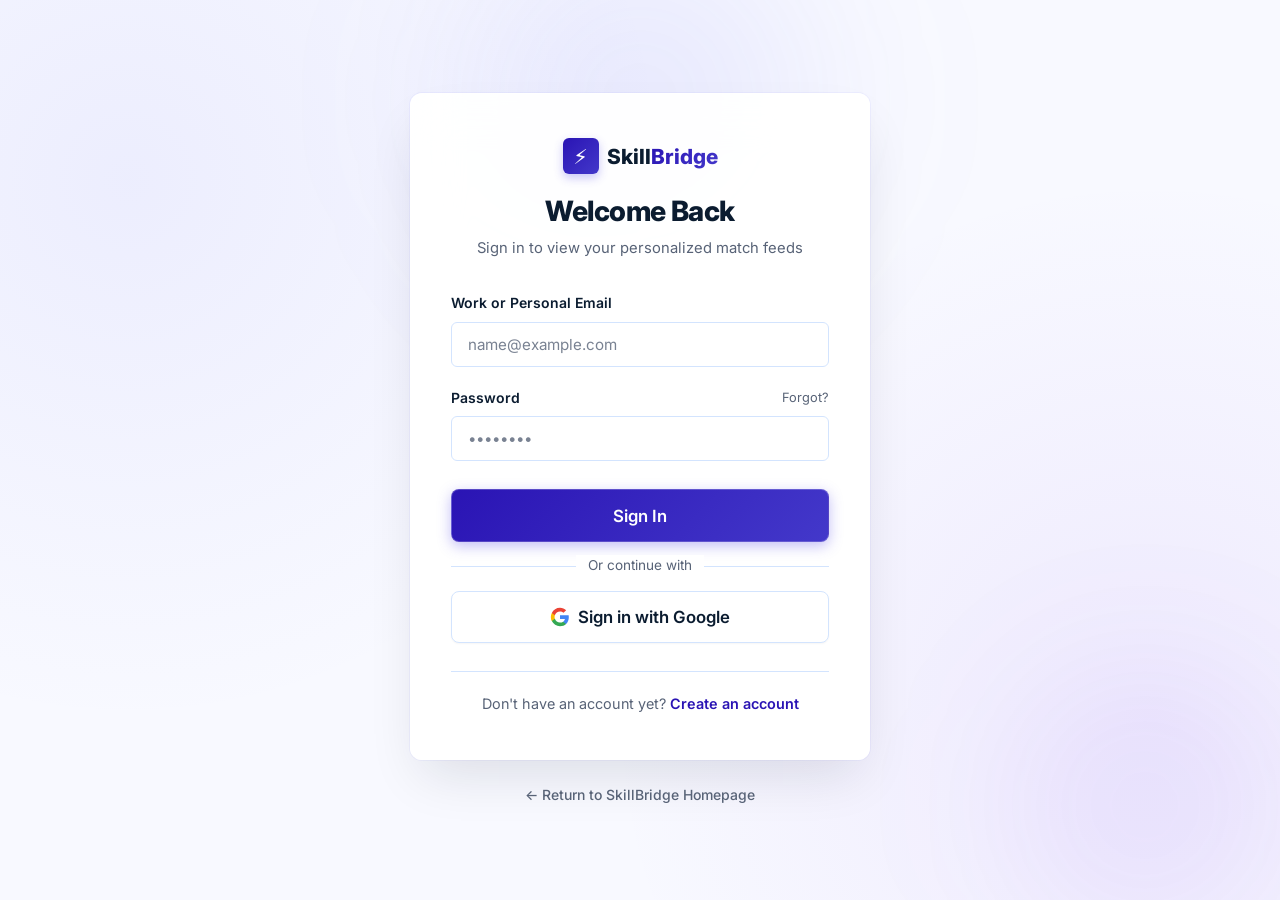
<file: frontend/auth-callback.html>
<!DOCTYPE html>
<html lang="en">
<head>
    <meta charset="UTF-8">
    <meta name="viewport" content="width=device-width, initial-scale=1.0">
    <title>Authenticating — SkillBridge</title>
    <link rel="icon" type="image/jpeg" href="favicon.jpg">
    <link rel="stylesheet" href="assets/css/main.css">
    <style>
        body { display: flex; justify-content: center; align-items: center; height: 100vh; background: var(--bg-surface); }
        .spinner { border: 4px solid rgba(0,0,0,0.1); width: 40px; height: 40px; border-radius: 50%; border-left-color: var(--primary-600); animation: spin 1s linear infinite; margin: 0 auto 1rem; }
        @keyframes spin { 0% { transform: rotate(0deg); } 100% { transform: rotate(360deg); } }
    </style>
</head>
<body>
    <div style="text-align: center;">
        <div class="spinner"></div>
        <h2 style="color: var(--text-primary); font-size: 1.25rem;">Verifying Google Login...</h2>
        <p style="color: var(--text-muted); font-size: 0.9rem;">Please wait while we log you in safely.</p>
    </div>

    <script src="assets/js/api.js"></script>
    <script src="assets/js/auth.js"></script>
    <script>
        document.addEventListener('DOMContentLoaded', async () => {
            // Supabase returns tokens in the hash fragment: #access_token=xyz&refresh_token=abc
            // But it might return errors in the query string: ?error=... or hash #error=...
            const urlParams = new URLSearchParams(window.location.search);
            const errorDesc = urlParams.get('error_description') || new URLSearchParams(window.location.hash.substring(1)).get('error_description');
            
            if (errorDesc) {
                window.Toast.error("Login Error: " + errorDesc, "OAuth Failed");
                setTimeout(() => window.location.href = 'login.html', 3000);
                return;
            }

            const hash = window.location.hash.substring(1);
            if (!hash) {
                window.location.href = 'login.html';
                return;
            }

            const params = new URLSearchParams(hash);
            const accessToken = params.get('access_token');
            const refreshToken = params.get('refresh_token');

            if (accessToken) {
                localStorage.setItem('access_token', accessToken);
                // We need to fetch the profile to know where to redirect
                try {
                    await window.Auth.fetchAndStoreProfile();
                    localStorage.removeItem('pending_oauth_role'); // Clean up
                } catch (e) {
                    // If profile doesn't exist yet, we initialize it
                    try {
                        const requestedRole = localStorage.getItem('pending_oauth_role') || 'seeker';
                        await window.ApiClient.post('/users/me/init-profile', { role: requestedRole });
                        localStorage.removeItem('pending_oauth_role'); // Clean up
                        await window.Auth.fetchAndStoreProfile();
                    } catch (err) {
                        window.Toast.error("Failed to initialize profile. " + err.message);
                        setTimeout(() => window.location.href = 'index.html', 2500);
                    }
                }
            } else {
                window.Toast.error("Authentication failed. No token received.");
                setTimeout(() => window.location.href = 'login.html', 2000);
            }
        });
    </script>
</body>
</html>
</file>
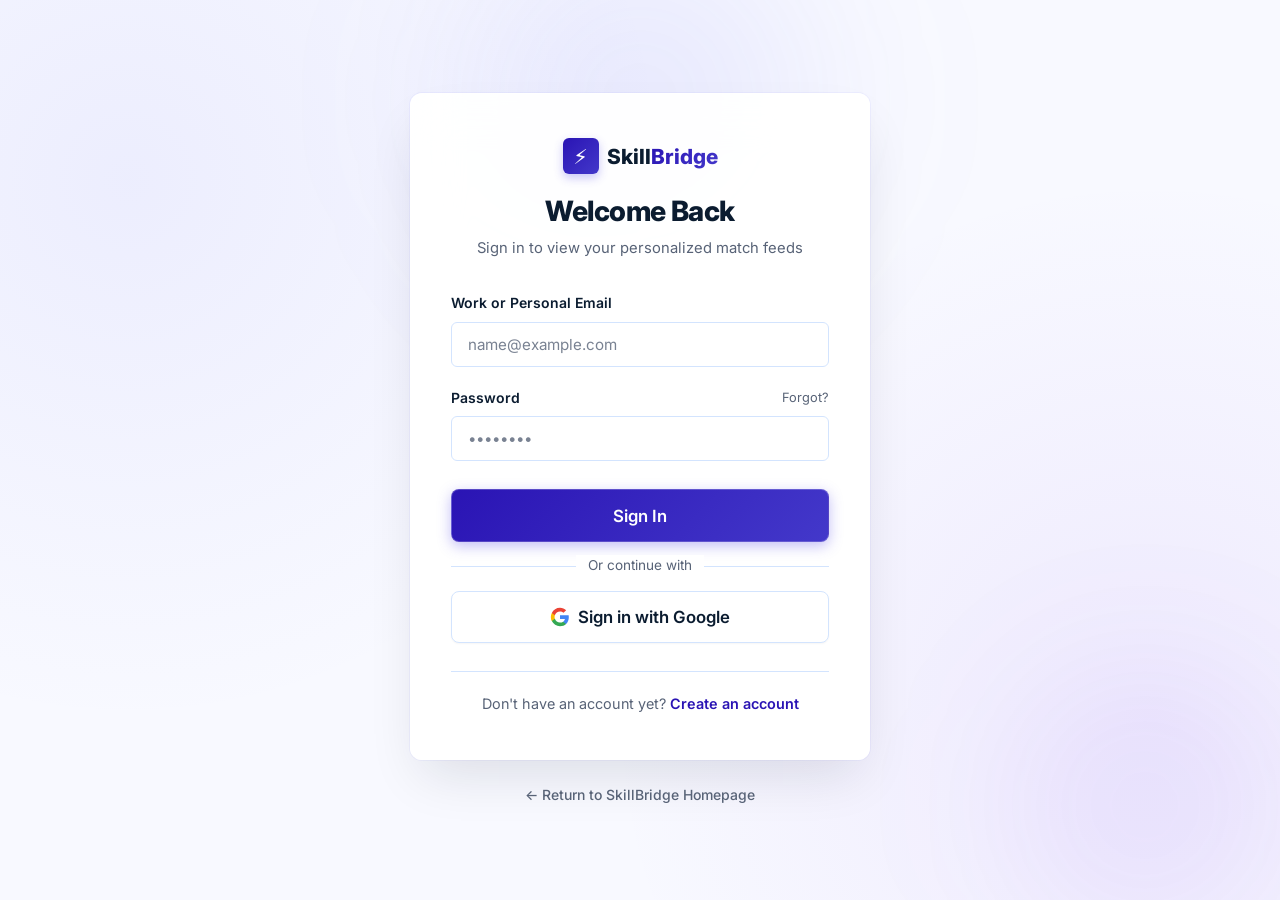
<file: frontend/job-detail.html>
<!DOCTYPE html>
<html lang="en">
<head>
    <meta charset="UTF-8">
    <meta name="viewport" content="width=device-width, initial-scale=1.0">
    <title>Role Compatibility Breakdown — SkillBridge</title>
    <link rel="icon" type="image/jpeg" href="favicon.jpg">
    <link rel="stylesheet" href="assets/css/main.css">
    <link rel="stylesheet" href="assets/css/components.css">
    <link rel="stylesheet" href="assets/css/dashboard.css">
</head>
<body>
    <header class="site-header">
        <div class="container">
            <a href="index.html" class="brand-logo" style="display: flex; align-items: center; gap: 0.75rem;">
                <img src="assets/images/logo.jpg" alt="SkillBridge Logo" style="width: 36px; height: 36px; border-radius: 8px; object-fit: cover;">
                <span>Skill<span class="brand-gradient-text">Bridge</span></span>
            </a>
            <nav class="main-nav">
                <a href="candidate-dashboard.html">← Back to Candidate Workspace</a>
            </nav>
        </div>
    </header>

    <div class="container" style="max-width: 860px; padding: 3rem 1.5rem;">
        <!-- Job Meta Card -->
        <div class="card" style="margin-bottom: 2rem;">
            <div style="display: flex; justify-content: space-between; align-items: flex-start; flex-wrap: wrap; gap: 1rem; margin-bottom: 1.25rem;">
                <div>
                    <span class="badge badge-purple" style="margin-bottom: 0.5rem;">Role Overview</span>
                    <h1 id="jobTitle" style="font-size: 2rem; color: var(--text-primary); margin-bottom: 0.35rem;">Loading Role...</h1>
                    <div class="job-meta-row" id="jobMeta">
                        <span class="meta-pill">Acme Labs</span>
                        <span class="meta-pill">Remote</span>
                        <span class="meta-pill">Full-Time</span>
                    </div>
                </div>
                <button id="applyBtn" class="btn-primary btn-lg" onclick="applyToJob()">
                    <span>Apply to Position</span> →
                </button>
            </div>
            
            <div style="margin-top: 1.5rem; padding-top: 1.5rem; border-top: 1px solid var(--border-subtle);">
                <h3 style="font-size: 1.15rem; margin-bottom: 0.5rem; color: var(--text-primary);">Role Description & Scope</h3>
                <p id="jobDescription" style="white-space: pre-line; color: var(--text-secondary); line-height: 1.7; font-size: 0.95rem;"></p>
            </div>
        </div>

        <!-- Real-time Gap Analysis Card -->
        <div class="card" id="gapAnalysisContainer">
            <div style="display: flex; justify-content: space-between; align-items: center; margin-bottom: 1.5rem; padding-bottom: 1rem; border-bottom: 1px solid var(--border-subtle);">
                <div>
                    <h2 style="font-size: 1.35rem; color: var(--text-primary);">Personalized Match Analysis</h2>
                    <p style="font-size: 0.875rem; color: var(--text-muted);">Real-time comparison between your profile and required technical competencies</p>
                </div>
                <span class="badge badge-blue">Dual-Tier Algorithm</span>
            </div>

            <div id="matchingRenderArea">
                <div class="empty-state">
                    <div class="empty-state-icon">⏳</div>
                    <h4>Computing Match Score...</h4>
                    <p>Evaluating mandatory (75%) and preferred (25%) competency weights.</p>
                </div>
            </div>
        </div>
    </div>

    <script src="assets/js/api.js"></script>
    <script src="assets/js/auth.js"></script>
    <script src="assets/js/matching.js"></script>
    <script>
        window.Auth.protectRoute(['seeker']);
        
        const urlParams = new URLSearchParams(window.location.search);
        const jobId = urlParams.get('id');

        document.addEventListener('DOMContentLoaded', async () => {
            if (!jobId) {
                document.body.innerHTML = `
                    <div class="container" style="padding: 4rem 1.5rem; text-align: center;">
                        <h2>Invalid Position Link</h2>
                        <p style="margin: 1rem 0 1.5rem; color: var(--text-muted);">No job ID was provided in the URL parameter.</p>
                        <a href="candidate-dashboard.html" class="btn-primary">Return to Dashboard</a>
                    </div>
                `;
                return;
            }

            try {
                const jobDetail = await window.ApiClient.get(`/jobs/${jobId}`);
                document.getElementById('jobTitle').textContent = jobDetail.title;
                document.getElementById('jobMeta').innerHTML = `
                    <span class="meta-pill">🏢 ${jobDetail.company_name}</span>
                    <span class="meta-pill">📍 ${jobDetail.location}</span>
                    <span class="meta-pill">⏱️ ${jobDetail.employment_type}</span>
                `;
                document.getElementById('jobDescription').textContent = jobDetail.description;

                // Render with matching UI visualizer
                const container = document.getElementById('matchingRenderArea');
                window.MatchingUI.renderGapAnalysis(jobDetail.gap_analysis, container);
                
            } catch (error) {
                window.Toast.error("Failed to load position details.", "Error");
            }
        });

        async function applyToJob() {
            const btn = document.getElementById('applyBtn');
            const originalText = btn.innerHTML;
            btn.innerHTML = 'Submitting...';
            btn.disabled = true;

            try {
                await window.ApiClient.post(`/jobs/${jobId}/apply`, {});
                window.Toast.success('Applied successfully with verified match score lock!', 'Success');
                setTimeout(() => {
                    window.location.href = 'candidate-dashboard.html';
                }, 1200);
            } catch (error) {
                window.Toast.error(error.message || 'Failed to submit application.', 'Error');
                btn.innerHTML = originalText;
                btn.disabled = false;
            }
        }
    </script>
</body>
</html>
</file>
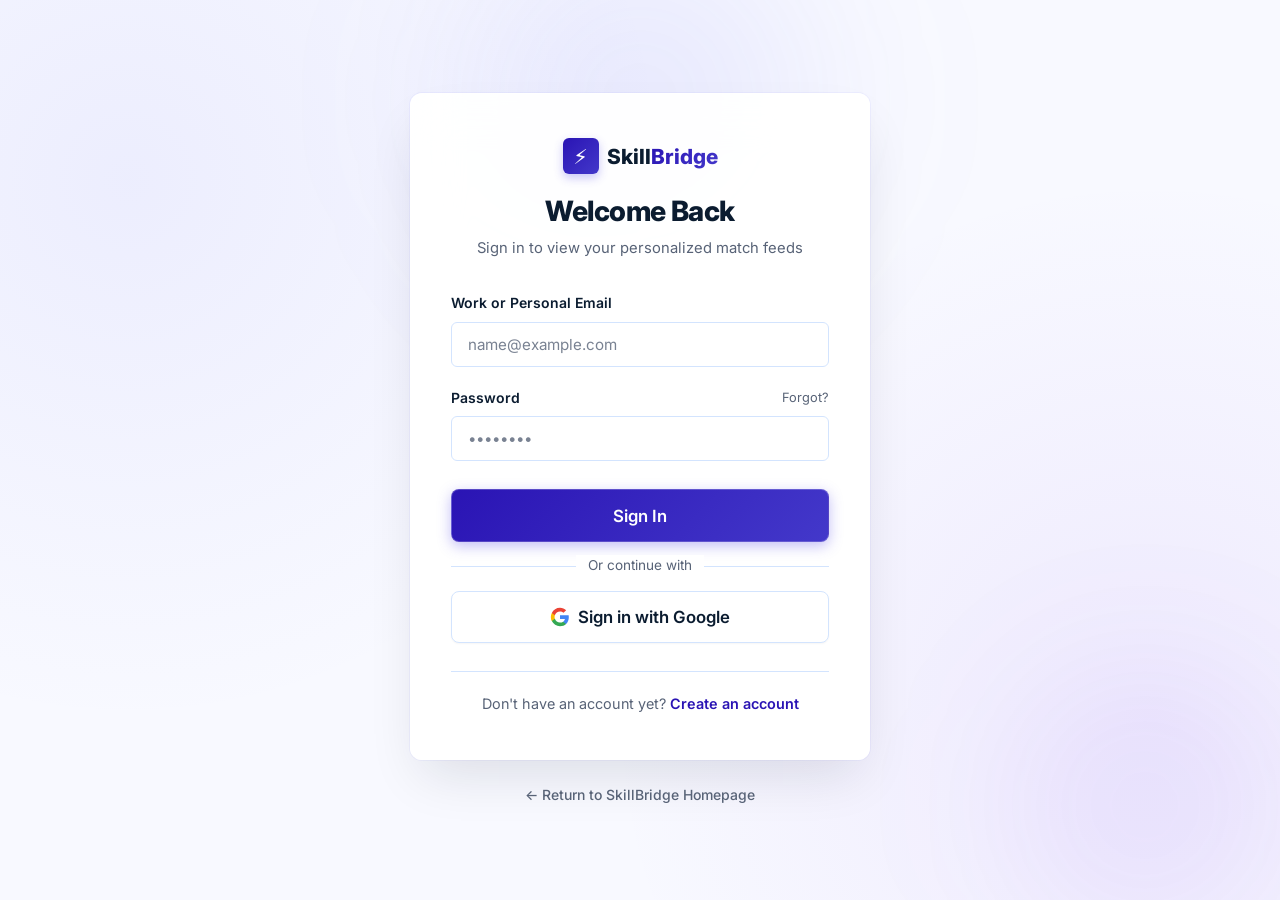
<file: frontend/login.html>
<!DOCTYPE html>
<html lang="en">
<head>
    <meta charset="UTF-8">
    <meta name="viewport" content="width=device-width, initial-scale=1.0">
    <title>Sign In — SkillBridge</title>
    <link rel="icon" type="image/jpeg" href="favicon.jpg">
    <link rel="stylesheet" href="assets/css/main.css">
    <link rel="stylesheet" href="assets/css/components.css">
    <link rel="stylesheet" href="assets/css/auth.css">
</head>
<body>
    <div class="auth-wrapper">
        <div class="auth-card">
            <div class="auth-header">
                <a href="index.html" class="auth-brand">
                    <div class="brand-icon">⚡</div>
                    <span>Skill<span class="brand-gradient-text">Bridge</span></span>
                </a>
                <h2>Welcome Back</h2>
                <p>Sign in to view your personalized match feeds</p>
            </div>
            
            <form id="loginForm">
                <div class="form-group">
                    <label for="email">Work or Personal Email</label>
                    <input type="email" id="email" placeholder="name@example.com" required autocomplete="email">
                </div>
                
                <div class="form-group">
                    <div style="display: flex; justify-content: space-between; align-items: center; margin-bottom: 0.45rem;">
                        <label for="password" style="margin-bottom: 0;">Password</label>
                        <a href="#" style="font-size: 0.8rem; color: var(--text-muted);" onclick="alert('Password reset link has been dispatched in sandbox mode.'); return false;">Forgot?</a>
                    </div>
                    <input type="password" id="password" placeholder="••••••••" required autocomplete="current-password">
                </div>
                
                <button type="submit" class="btn-primary w-full btn-lg" style="margin-top: 0.5rem;" id="submitBtn">
                    <span>Sign In</span>
                </button>
                
                <div style="text-align: center; margin: 1.5rem 0; position: relative;">
                    <hr style="border: 0; border-top: 1px solid var(--border-subtle);">
                    <span style="position: absolute; top: -0.65rem; left: 50%; transform: translateX(-50%); background: var(--bg-surface); padding: 0 0.75rem; font-size: 0.85rem; color: var(--text-muted);">Or continue with</span>
                </div>
                
                <button type="button" class="btn-secondary w-full btn-lg" onclick="window.Auth.loginWithGoogle()" style="display: flex; align-items: center; justify-content: center; gap: 0.5rem;">
                    <svg width="20" height="20" viewBox="0 0 24 24" fill="none" xmlns="http://www.w3.org/2000/svg">
                        <path d="M22.56 12.25c0-.78-.07-1.53-.2-2.25H12v4.26h5.92c-.26 1.37-1.04 2.53-2.21 3.31v2.77h3.57c2.08-1.92 3.28-4.74 3.28-8.09z" fill="#4285F4"/>
                        <path d="M12 23c2.97 0 5.46-.98 7.28-2.66l-3.57-2.77c-.98.66-2.23 1.06-3.71 1.06-2.86 0-5.29-1.93-6.16-4.53H2.18v2.84C3.99 20.53 7.7 23 12 23z" fill="#34A853"/>
                        <path d="M5.84 14.09c-.22-.66-.35-1.36-.35-2.09s.13-1.43.35-2.09V7.07H2.18C1.43 8.55 1 10.22 1 12s.43 3.45 1.18 4.93l2.85-2.22.81-.62z" fill="#FBBC05"/>
                        <path d="M12 5.38c1.62 0 3.06.56 4.21 1.64l3.15-3.15C17.45 2.09 14.97 1 12 1 7.7 1 3.99 3.47 2.18 7.07l3.66 2.84c.87-2.6 3.3-4.53 6.16-4.53z" fill="#EA4335"/>
                    </svg>
                    <span>Sign in with Google</span>
                </button>
            </form>


            <p class="auth-footer">
                Don't have an account yet? <a href="register.html">Create an account</a>
            </p>
        </div>

        <a href="index.html" class="back-home-link">
            ← Return to SkillBridge Homepage
        </a>
    </div>

    <script src="assets/js/api.js"></script>
    <script src="assets/js/auth.js"></script>
    <script>
        document.getElementById('loginForm').addEventListener('submit', async (e) => {
            e.preventDefault();
            const email = document.getElementById('email').value.trim();
            const password = document.getElementById('password').value;
            
            const btn = document.getElementById('submitBtn');
            const originalText = btn.innerHTML;
            btn.innerHTML = '<span>Authenticating...</span>';
            btn.disabled = true;
            
            try {
                await window.Auth.login(email, password);
                window.Toast.success('Login verified! Redirecting...', 'Welcome');
            } catch (err) {
                window.Toast.error(err.message || 'Invalid email or password.', 'Sign In Failed');
                btn.innerHTML = originalText;
                btn.disabled = false;
            }
        });
    </script>
</body>
</html>
</file>
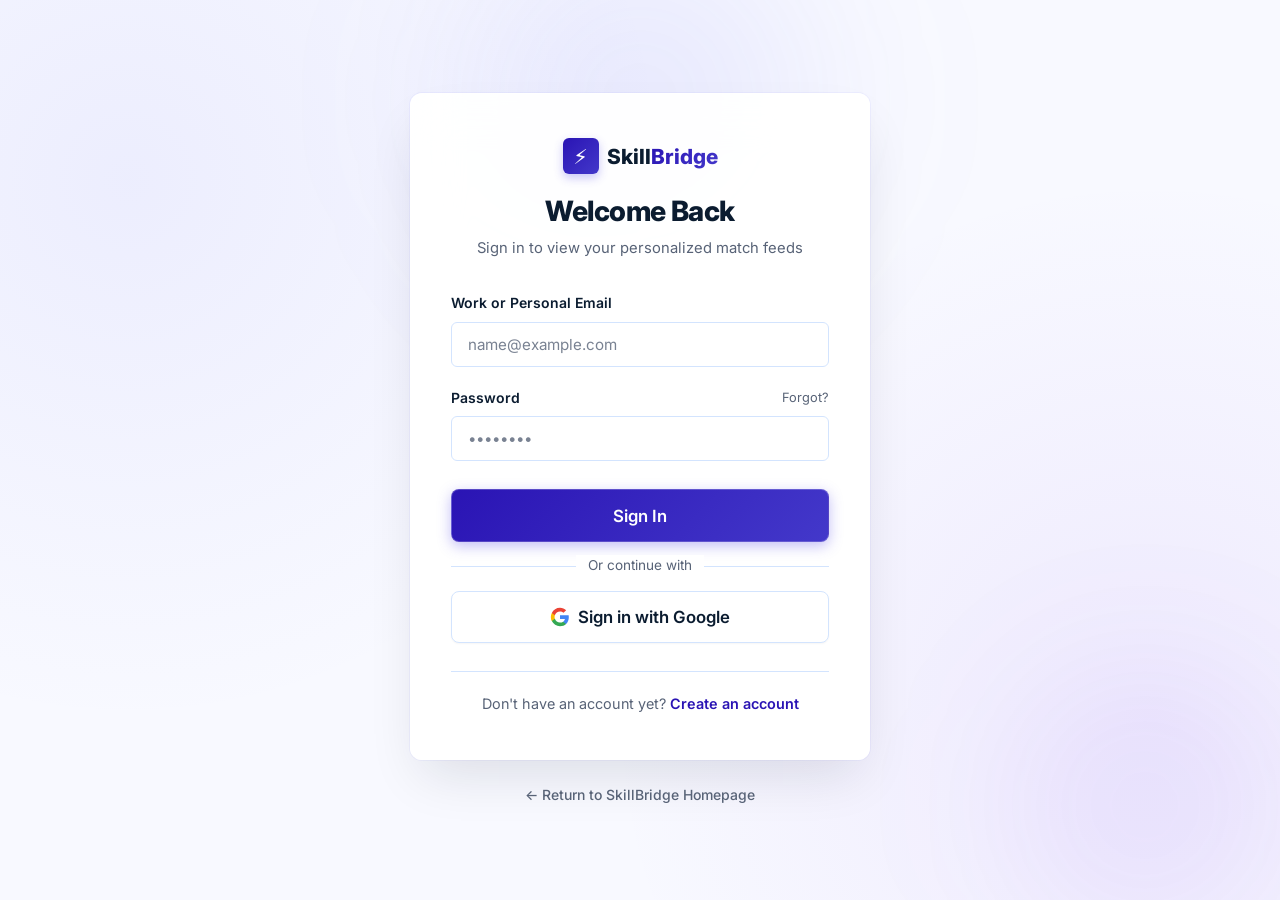
<file: frontend/post-job.html>
<!DOCTYPE html>
<html lang="en">
<head>
    <meta charset="UTF-8">
    <meta name="viewport" content="width=device-width, initial-scale=1.0">
    <title>Create Job Posting — SkillBridge</title>
    <link rel="icon" type="image/jpeg" href="favicon.jpg">
    <link rel="stylesheet" href="assets/css/main.css">
    <link rel="stylesheet" href="assets/css/components.css">
    <link rel="stylesheet" href="assets/css/dashboard.css">
</head>
<body>
    <header class="site-header">
        <div class="container">
            <a href="index.html" class="brand-logo" style="display: flex; align-items: center; gap: 0.75rem;">
                <img src="assets/images/logo.jpg" alt="SkillBridge Logo" style="width: 36px; height: 36px; border-radius: 8px; object-fit: cover;">
                <span>Skill<span class="brand-gradient-text">Bridge</span></span>
            </a>
            <nav class="main-nav">
                <a href="recruiter-dashboard.html">← Back to Recruiter Workspace</a>
            </nav>
        </div>
    </header>

    <div class="container" style="max-width: 860px; padding: 3rem 1.5rem;">
        <div class="card">
            <div class="card-header">
                <div>
                    <span class="badge badge-purple" style="margin-bottom: 0.5rem;">Role Creator</span>
                    <h2 style="font-size: 1.75rem; color: var(--text-primary);">Publish Weighted Technical Role</h2>
                    <p style="font-size: 0.9rem; color: var(--text-muted);">Set up mandatory prerequisites and preferred bonus competencies</p>
                </div>
            </div>
            
            <form id="postJobFormStandalone">
                <div class="form-row">
                    <div class="form-group">
                        <label for="jobTitle">Job Title</label>
                        <input type="text" id="jobTitle" placeholder="e.g. Lead Distributed Systems Engineer" required>
                    </div>
                    <div class="form-group">
                        <label for="companyName">Company / Department Name</label>
                        <input type="text" id="companyName" placeholder="e.g. CloudScale Systems" required>
                    </div>
                </div>
                
                <div class="form-row">
                    <div class="form-group">
                        <label for="jobLocation">Location or Work Model</label>
                        <input type="text" id="jobLocation" placeholder="e.g. Remote (US Timezones) or San Francisco, CA" required>
                    </div>
                    <div class="form-group">
                        <label for="employmentType">Employment Type</label>
                        <select id="employmentType" required>
                            <option value="full-time">Full-Time Employee</option>
                            <option value="part-time">Part-Time</option>
                            <option value="contract">Contractor / Freelance</option>
                            <option value="internship">Internship</option>
                        </select>
                    </div>
                </div>
                
                <div class="form-group">
                    <label for="jobDescription">Role Overview & Responsibilities</label>
                    <textarea id="jobDescription" rows="5" placeholder="Outline the team mission, core tech challenges, and required backgrounds..." required></textarea>
                </div>

                <div style="margin: 2rem 0 1rem; border-top: 1px solid var(--border-subtle); padding-top: 1.5rem;">
                    <h3 style="font-size: 1.15rem; color: var(--text-primary); margin-bottom: 0.35rem;">Attach Weighted Technical Competencies</h3>
                    <p style="font-size: 0.875rem; color: var(--text-muted); margin-bottom: 1.25rem;">
                        Candidates will be mathematically scored based on these requirements (75% Mandatory + 25% Preferred).
                    </p>
                </div>
                
                <div id="standaloneSkillsContainer" class="skill-tags" style="margin-bottom: 1.25rem; min-height: 40px;">
                    <span style="color: var(--text-muted); font-size: 0.85rem; font-style: italic;">No skills attached yet. Select below to add.</span>
                </div>
                
                <div class="card" style="background: var(--bg-muted); border: 1px solid var(--border-subtle); margin-bottom: 2rem;">
                    <div class="form-row">
                        <div class="form-group">
                            <label for="jobSkillSelect">Select Standard Skill</label>
                            <select id="jobSkillSelect">
                                <option value="">Loading taxonomy...</option>
                            </select>
                        </div>
                        <div class="form-group">
                            <label for="jobSkillRequired">Requirement Level</label>
                            <select id="jobSkillRequired">
                                <option value="true">Mandatory (75% Match Weight)</option>
                                <option value="false">Preferred Bonus (25% Match Weight)</option>
                            </select>
                        </div>
                    </div>
                    <button type="button" class="btn-secondary" onclick="addStandaloneSkill()">+ Add Competency to Job</button>
                </div>

                <button type="submit" class="btn-primary w-full btn-lg" id="submitBtn">
                    <span>Publish Job Posting</span>
                </button>
            </form>
        </div>
    </div>

    <script src="assets/js/api.js"></script>
    <script src="assets/js/auth.js"></script>
    <script>
        window.Auth.protectRoute(['recruiter']);
        
        let localDraftSkills = [];
        let localSkillsMap = {};

        document.addEventListener('DOMContentLoaded', async () => {
            try {
                const skills = await window.ApiClient.get('/skills');
                const select = document.getElementById('jobSkillSelect');
                if (skills && skills.length > 0) {
                    skills.forEach(s => localSkillsMap[s.id] = s.name);
                    select.innerHTML = '<option value="">Select competency to add...</option>' + 
                        skills.map(s => `<option value="${s.id}">${s.name} (${s.category})</option>`).join('');
                }
            } catch (error) {
                console.error("Failed to load skills taxonomy", error);
            }
        });

        function addStandaloneSkill() {
            const select = document.getElementById('jobSkillSelect');
            const requiredSelect = document.getElementById('jobSkillRequired');
            if (!select.value) {
                window.Toast.info("Please pick a skill to attach.", "Notice");
                return;
            }
            if (localDraftSkills.some(s => s.skill_id === select.value)) {
                window.Toast.warning("Skill is already attached to this posting.", "Notice");
                return;
            }
            
            const isReq = requiredSelect.value === 'true';
            localDraftSkills.push({
                skill_id: select.value,
                is_required: isReq,
                weight: isReq ? 2.0 : 1.0
            });
            renderStandaloneSkills();
            window.Toast.success(`Added ${localSkillsMap[select.value]}`, "Competency Attached");
        }

        function removeStandaloneSkill(id) {
            localDraftSkills = localDraftSkills.filter(s => s.skill_id !== id);
            renderStandaloneSkills();
        }

        function renderStandaloneSkills() {
            const container = document.getElementById('standaloneSkillsContainer');
            if (localDraftSkills.length === 0) {
                container.innerHTML = '<span style="color: var(--text-muted); font-size: 0.85rem; font-style: italic;">No skills attached yet. Select below to add.</span>';
                return;
            }

            container.innerHTML = localDraftSkills.map(s => `
                <span class="badge ${s.is_required ? 'badge-red' : 'badge-blue'}" style="padding: 0.45rem 0.85rem; font-size: 0.825rem;">
                    ${s.is_required ? 'Req (75%):' : 'Pref (25%):'} ${localSkillsMap[s.skill_id]} 
                    <button type="button" style="background:none; border:none; margin-left:6px; cursor:pointer; color:inherit; font-weight:bold;" onclick="removeStandaloneSkill('${s.skill_id}')">✕</button>
                </span>
            `).join('');
        }

        document.getElementById('postJobFormStandalone').addEventListener('submit', async (e) => {
            e.preventDefault();
            const btn = document.getElementById('submitBtn');
            const originalText = btn.innerHTML;
            btn.innerHTML = '<span>Publishing Role...</span>';
            btn.disabled = true;

            const payload = {
                title: document.getElementById('jobTitle').value.trim(),
                company_name: document.getElementById('companyName').value.trim(),
                location: document.getElementById('jobLocation').value.trim(),
                employment_type: document.getElementById('employmentType').value,
                description: document.getElementById('jobDescription').value.trim(),
                is_active: true,
                skills: localDraftSkills
            };

            try {
                await window.ApiClient.post('/jobs', payload);
                window.Toast.success('Job published successfully!', 'Success');
                setTimeout(() => {
                    window.location.href = 'recruiter-dashboard.html';
                }, 1200);
            } catch (error) {
                window.Toast.error(error.message || "Failed to publish job.", "Error");
                btn.innerHTML = originalText;
                btn.disabled = false;
            }
        });
    </script>
</body>
</html>
</file>
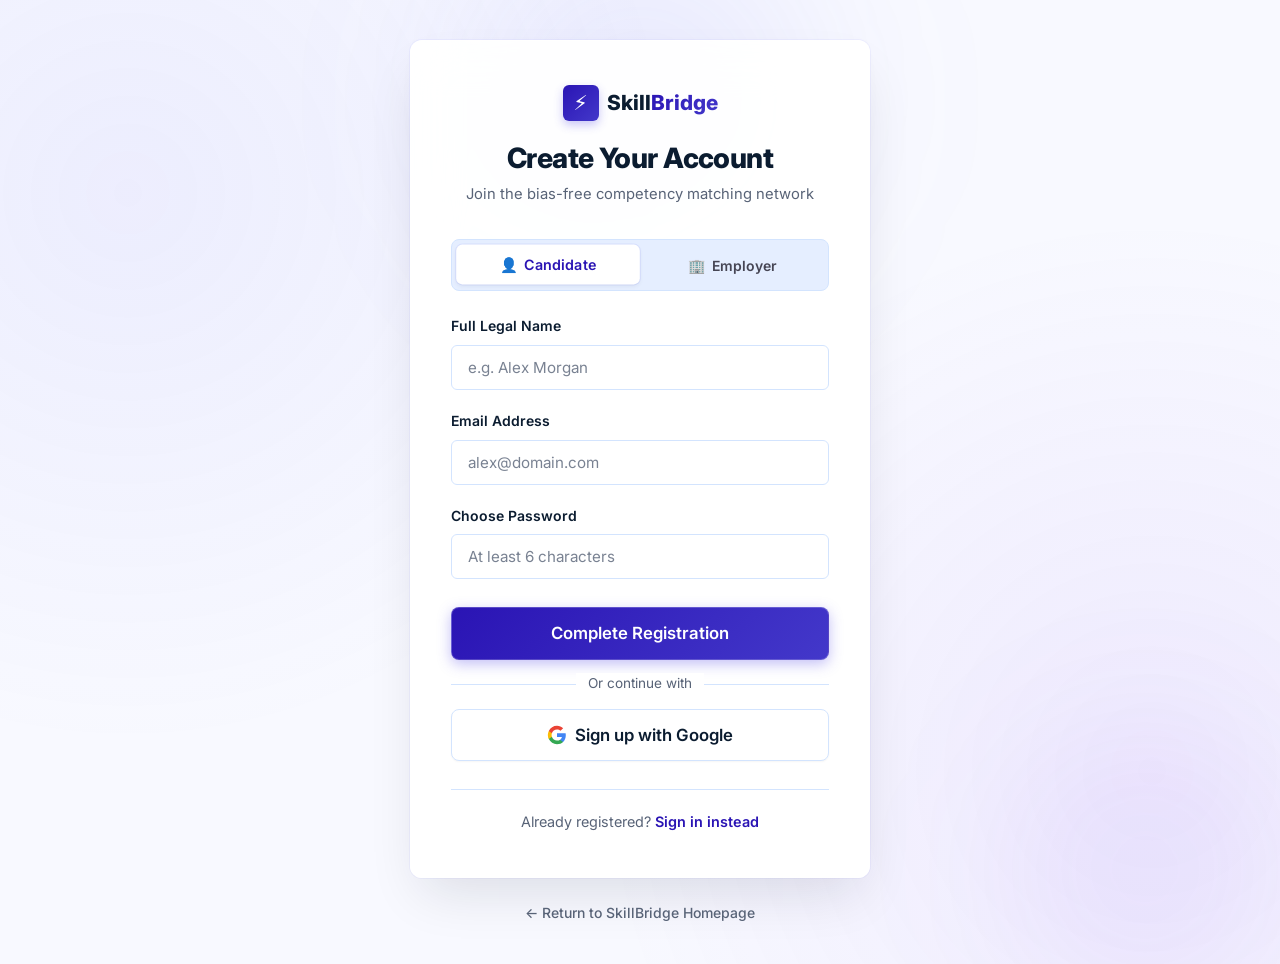
<file: frontend/register.html>
<!DOCTYPE html>
<html lang="en">
<head>
    <meta charset="UTF-8">
    <meta name="viewport" content="width=device-width, initial-scale=1.0">
    <title>Get Started — SkillBridge</title>
    <link rel="icon" type="image/jpeg" href="favicon.jpg">
    <link rel="stylesheet" href="assets/css/main.css">
    <link rel="stylesheet" href="assets/css/components.css">
    <link rel="stylesheet" href="assets/css/auth.css">
</head>
<body>
    <div class="auth-wrapper">
        <div class="auth-card">
            <div class="auth-header">
                <a href="index.html" class="auth-brand">
                    <div class="brand-icon">⚡</div>
                    <span>Skill<span class="brand-gradient-text">Bridge</span></span>
                </a>
                <h2>Create Your Account</h2>
                <p>Join the bias-free competency matching network</p>
            </div>
            
            <!-- Segmented Role Selector -->
            <div class="role-segmented-control">
                <button type="button" class="role-segment-btn active" id="btnRoleSeeker" onclick="setRole('seeker')">
                    <span>👤</span> Candidate
                </button>
                <button type="button" class="role-segment-btn" id="btnRoleRecruiter" onclick="setRole('recruiter')">
                    <span>🏢</span> Employer
                </button>
            </div>

            <form id="registerForm">
                <input type="hidden" id="role" value="seeker">

                <div class="form-group">
                    <label for="fullName">Full Legal Name</label>
                    <input type="text" id="fullName" placeholder="e.g. Alex Morgan" required autocomplete="name">
                </div>

                <div class="form-group">
                    <label for="email">Email Address</label>
                    <input type="email" id="email" placeholder="alex@domain.com" required autocomplete="email">
                </div>
                
                <div class="form-group">
                    <label for="password">Choose Password</label>
                    <input type="password" id="password" placeholder="At least 6 characters" required minlength="6" autocomplete="new-password">
                </div>
                
                <button type="submit" class="btn-primary w-full btn-lg" style="margin-top: 0.5rem;" id="submitBtn">
                    <span>Complete Registration</span>
                </button>
                
                <div style="text-align: center; margin: 1.5rem 0; position: relative;">
                    <hr style="border: 0; border-top: 1px solid var(--border-subtle);">
                    <span style="position: absolute; top: -0.65rem; left: 50%; transform: translateX(-50%); background: var(--bg-surface); padding: 0 0.75rem; font-size: 0.85rem; color: var(--text-muted);">Or continue with</span>
                </div>
                
                <button type="button" class="btn-secondary w-full btn-lg" onclick="window.Auth.loginWithGoogle(document.getElementById('role').value)" style="display: flex; align-items: center; justify-content: center; gap: 0.5rem;">
                    <svg width="20" height="20" viewBox="0 0 24 24" fill="none" xmlns="http://www.w3.org/2000/svg">
                        <path d="M22.56 12.25c0-.78-.07-1.53-.2-2.25H12v4.26h5.92c-.26 1.37-1.04 2.53-2.21 3.31v2.77h3.57c2.08-1.92 3.28-4.74 3.28-8.09z" fill="#4285F4"/>
                        <path d="M12 23c2.97 0 5.46-.98 7.28-2.66l-3.57-2.77c-.98.66-2.23 1.06-3.71 1.06-2.86 0-5.29-1.93-6.16-4.53H2.18v2.84C3.99 20.53 7.7 23 12 23z" fill="#34A853"/>
                        <path d="M5.84 14.09c-.22-.66-.35-1.36-.35-2.09s.13-1.43.35-2.09V7.07H2.18C1.43 8.55 1 10.22 1 12s.43 3.45 1.18 4.93l2.85-2.22.81-.62z" fill="#FBBC05"/>
                        <path d="M12 5.38c1.62 0 3.06.56 4.21 1.64l3.15-3.15C17.45 2.09 14.97 1 12 1 7.7 1 3.99 3.47 2.18 7.07l3.66 2.84c.87-2.6 3.3-4.53 6.16-4.53z" fill="#EA4335"/>
                    </svg>
                    <span>Sign up with Google</span>
                </button>
            </form>
            
            <p class="auth-footer">
                Already registered? <a href="login.html">Sign in instead</a>
            </p>
        </div>

        <a href="index.html" class="back-home-link">
            ← Return to SkillBridge Homepage
        </a>
    </div>

    <script src="assets/js/api.js"></script>
    <script src="assets/js/auth.js"></script>
    <script>
        function setRole(role) {
            document.getElementById('role').value = role;
            const btnSeeker = document.getElementById('btnRoleSeeker');
            const btnRecruiter = document.getElementById('btnRoleRecruiter');
            
            if (role === 'seeker') {
                btnSeeker.classList.add('active');
                btnRecruiter.classList.remove('active');
            } else {
                btnRecruiter.classList.add('active');
                btnSeeker.classList.remove('active');
            }
        }

        // Check if role is passed in query params
        const urlParams = new URLSearchParams(window.location.search);
        const preSelectedRole = urlParams.get('role');
        if (preSelectedRole && (preSelectedRole === 'seeker' || preSelectedRole === 'recruiter')) {
            setRole(preSelectedRole);
        }

        document.getElementById('registerForm').addEventListener('submit', async (e) => {
            e.preventDefault();
            
            const userData = {
                full_name: document.getElementById('fullName').value.trim(),
                email: document.getElementById('email').value.trim(),
                password: document.getElementById('password').value,
                role: document.getElementById('role').value
            };
            
            const btn = document.getElementById('submitBtn');
            const originalText = btn.innerHTML;
            btn.innerHTML = '<span>Creating Profile...</span>';
            btn.disabled = true;
            
            try {
                await window.Auth.register(userData);
                window.Toast.success('Account created successfully! Redirecting...', 'Success');
            } catch (err) {
                window.Toast.error(err.message || 'Registration failed. Please try again.', 'Error');
                btn.innerHTML = originalText;
                btn.disabled = false;
            }
        });
    </script>
</body>
</html>
</file>
<file: frontend/assets/css/main.css>
/* ==========================================================================
   SkillBridge - Core Design System & Tokens
   Modern, High-Contrast, Glassmorphism-Infused CSS
   ========================================================================== */

@import url('https://fonts.googleapis.com/css2?family=Inter:wght@400;500;600;700&display=swap');

:root {
    /* Color Palette */
    --primary-600: #2a14b4;
    --primary-700: #100069;
    --primary-500: #372abf;
    --primary-400: #4338ca;
    --primary-gradient: linear-gradient(135deg, #2a14b4 0%, #4338ca 100%);
    --primary-gradient-subtle: linear-gradient(135deg, rgba(42, 20, 180, 0.08) 0%, rgba(67, 56, 202, 0.08) 100%);
    
    --success: #10b981;
    --success-bg: #ecfdf5;
    --success-border: #a7f3d0;
    
    --warning: #f59e0b;
    --warning-bg: #fffbeb;
    --warning-border: #fde68a;
    
    --danger: #ba1a1a;
    --danger-bg: #ffdad6;
    --danger-border: #fecaca;
    
    --info: #3b82f6;
    --info-bg: #eff6ff;
    --info-border: #bfdbfe;
    
    /* Neutrals & Surfaces */
    --bg-base: #f8f9ff;
    --bg-surface: #ffffff;
    --bg-surface-elevated: #ffffff;
    --bg-muted: #e5eeff;
    --bg-glass: rgba(255, 255, 255, 0.85);
    
    /* Borders */
    --border-subtle: #d3e4fe;
    --border-strong: #c7c4d7;
    --border-glass: rgba(255, 255, 255, 0.4);
    
    /* Typography */
    --text-primary: #0b1c30;
    --text-secondary: #464554;
    --text-muted: #586377;
    --text-inverse: #ffffff;
    
    /* Shadows */
    --shadow-xs: 0 1px 2px 0 rgba(0, 0, 0, 0.04);
    --shadow-sm: 0 2px 4px 0 rgba(11, 28, 48, 0.06);
    --shadow-md: 0 4px 12px -2px rgba(11, 28, 48, 0.08), 0 2px 6px -1px rgba(11, 28, 48, 0.04);
    --shadow-lg: 0 12px 24px -4px rgba(11, 28, 48, 0.08), 0 4px 8px -2px rgba(11, 28, 48, 0.04);
    --shadow-xl: 0 20px 32px -8px rgba(11, 28, 48, 0.12), 0 8px 16px -4px rgba(11, 28, 48, 0.06);
    --shadow-glow: 0 0 20px -2px rgba(42, 20, 180, 0.35);
    --shadow-colored: 0 10px 30px -5px rgba(42, 20, 180, 0.2);
    
    /* Radii (More Squared/Professional like mockup) */
    --radius-sm: 4px;
    --radius-md: 6px;
    --radius-lg: 8px;
    --radius-xl: 12px;
    --radius-full: 9999px;
    
    /* Transitions */
    --transition-fast: 150ms cubic-bezier(0.4, 0, 0.2, 1);
    --transition-normal: 250ms cubic-bezier(0.4, 0, 0.2, 1);
    --transition-spring: 350ms cubic-bezier(0.34, 1.56, 0.64, 1);
    --transition-smooth: 400ms cubic-bezier(0.16, 1, 0.3, 1);
    
    /* Layout Tokens */
    --header-height: 72px;
}

/* ==========================================================================
   CSS Reset & Base
   ========================================================================== */
*, *::before, *::after {
    box-sizing: border-box;
    margin: 0;
    padding: 0;
}

html {
    scroll-behavior: smooth;
    -webkit-font-smoothing: antialiased;
    -moz-osx-font-smoothing: grayscale;
}

body {
    font-family: 'Inter', system-ui, -apple-system, sans-serif;
    background-color: var(--bg-base);
    color: var(--text-primary);
    line-height: 1.6;
    min-height: 100vh;
    display: flex;
    flex-direction: column;
}

/* Typography Helpers */
h1, h2, h3, h4, h5, h6 {
    color: var(--text-primary);
    font-weight: 700;
    line-height: 1.25;
    letter-spacing: -0.02em;
}

p {
    color: var(--text-secondary);
}

a {
    color: var(--primary-600);
    text-decoration: none;
    transition: color var(--transition-fast);
}

a:hover {
    color: var(--primary-700);
}

::selection {
    background: rgba(99, 102, 241, 0.2);
    color: var(--primary-700);
}

/* Focus ring for accessibility */
:focus-visible {
    outline: 2px solid var(--primary-500);
    outline-offset: 2px;
    border-radius: var(--radius-sm);
}

/* Container */
.container {
    width: 100%;
    max-width: 1240px;
    margin: 0 auto;
    padding: 0 1.5rem;
}

/* ==========================================================================
   Header & Navigation
   ========================================================================== */
header.site-header {
    background: rgba(255, 255, 255, 0.88);
    backdrop-filter: blur(16px) saturate(180%);
    -webkit-backdrop-filter: blur(16px) saturate(180%);
    border-bottom: 1px solid var(--border-subtle);
    position: sticky;
    top: 0;
    z-index: 100;
    transition: all var(--transition-normal);
}

header.site-header .container {
    display: flex;
    justify-content: space-between;
    align-items: center;
    height: var(--header-height);
}

.brand-logo {
    display: flex;
    align-items: center;
    gap: 0.65rem;
    font-size: 1.35rem;
    font-weight: 800;
    color: var(--text-primary);
    text-decoration: none;
    letter-spacing: -0.03em;
    transition: transform var(--transition-fast);
}

.brand-logo:hover {
    transform: scale(1.02);
}

.brand-icon {
    width: 36px;
    height: 36px;
    border-radius: var(--radius-md);
    background: var(--primary-gradient);
    display: flex;
    align-items: center;
    justify-content: center;
    color: white;
    box-shadow: 0 4px 10px rgba(79, 70, 229, 0.3);
}

.brand-gradient-text {
    background: var(--primary-gradient);
    -webkit-background-clip: text;
    -webkit-text-fill-color: transparent;
    background-clip: text;
}

nav.main-nav {
    display: flex;
    align-items: center;
    gap: 0.5rem;
}

nav.main-nav a:not([class*="btn"]) {
    font-size: 0.925rem;
    font-weight: 600;
    color: var(--text-secondary);
    padding: 0.5rem 0.85rem;
    border-radius: var(--radius-md);
    transition: all var(--transition-fast);
    position: relative;
}

nav.main-nav a:not([class*="btn"]):hover {
    color: var(--primary-600);
    background: var(--bg-muted);
}

/* Mobile hamburger menu */
.mobile-menu-toggle {
    display: none;
    background: none;
    border: none;
    cursor: pointer;
    padding: 0.5rem;
    border-radius: var(--radius-sm);
    transition: background var(--transition-fast);
}

.mobile-menu-toggle:hover {
    background: var(--bg-muted);
}

.hamburger-icon {
    display: flex;
    flex-direction: column;
    gap: 5px;
    width: 22px;
}

.hamburger-icon span {
    display: block;
    height: 2px;
    background: var(--text-primary);
    border-radius: 2px;
    transition: all var(--transition-normal);
    transform-origin: center;
}

.mobile-menu-toggle.active .hamburger-icon span:nth-child(1) {
    transform: rotate(45deg) translate(5px, 5px);
}
.mobile-menu-toggle.active .hamburger-icon span:nth-child(2) {
    opacity: 0;
    transform: scaleX(0);
}
.mobile-menu-toggle.active .hamburger-icon span:nth-child(3) {
    transform: rotate(-45deg) translate(5px, -5px);
}

body.menu-open {
    overflow: hidden;
}

@media (max-width: 768px) {
    header.site-header {
        background: #ffffff !important;
        backdrop-filter: none !important;
        -webkit-backdrop-filter: none !important;
    }

    .mobile-menu-toggle {
        display: flex;
        align-items: center;
        justify-content: center;
        z-index: 1001;
    }
    
    nav.main-nav#mainNav {
        position: fixed;
        top: var(--header-height);
        left: 0;
        right: 0;
        bottom: 0;
        width: 100vw;
        height: calc(100dvh - var(--header-height));
        background: #ffffff;
        flex-direction: column;
        align-items: center;
        justify-content: flex-start;
        padding: 2.5rem 1.5rem;
        gap: 0.75rem;
        transform: translateX(100%);
        transition: transform 0.3s cubic-bezier(0.16, 1, 0.3, 1), opacity 0.25s ease, visibility 0.25s;
        border-top: 1px solid var(--border-subtle);
        box-shadow: 0 20px 40px rgba(15, 23, 42, 0.15);
        overflow-y: auto;
        -webkit-overflow-scrolling: touch;
        z-index: 999;
        opacity: 0;
        visibility: hidden;
    }
    
    nav.main-nav#mainNav.open {
        transform: translateX(0);
        opacity: 1;
        visibility: visible;
    }
    
    /* Non-drawer header navs (e.g. Back buttons on subpages) remain visible and compact */
    header.site-header nav.main-nav:not(#mainNav) {
        position: static;
        transform: none;
        opacity: 1;
        visibility: visible;
        width: auto;
        height: auto;
        padding: 0;
        background: transparent;
        border: none;
        box-shadow: none;
        flex-direction: row;
        gap: 0.5rem;
    }

    header.site-header nav.main-nav:not(#mainNav) a {
        font-size: 0.85rem;
        padding: 0.4rem 0.65rem;
    }
    
    nav.main-nav a:not([class*="btn"]) {
        width: 100%;
        text-align: center;
        padding: 0.9rem 1.25rem;
        font-size: 1.1rem;
        font-weight: 600;
        color: var(--text-primary);
        border-radius: var(--radius-md);
        transition: all var(--transition-fast);
    }

    nav.main-nav a:not([class*="btn"]):hover,
    nav.main-nav a:not([class*="btn"]):active {
        background: var(--bg-muted);
        color: var(--primary-600);
    }
    
    nav.main-nav a[class*="btn"],
    nav.main-nav button[class*="btn"] {
        width: 100%;
        text-align: center;
        justify-content: center;
        padding: 0.95rem 1.5rem;
        font-size: 1.05rem;
        margin-top: 0.5rem;
    }
}

/* ==========================================================================
   Toast Notification System
   ========================================================================== */
.toast-container {
    position: fixed;
    bottom: 2rem;
    right: 2rem;
    z-index: 9999;
    display: flex;
    flex-direction: column;
    gap: 0.75rem;
    pointer-events: none;
}

.toast {
    pointer-events: auto;
    background: var(--bg-surface);
    border: 1px solid var(--border-subtle);
    padding: 1rem 1.25rem;
    border-radius: var(--radius-md);
    box-shadow: var(--shadow-xl);
    display: flex;
    align-items: center;
    gap: 0.75rem;
    min-width: 300px;
    max-width: 420px;
    animation: toastSlideIn 0.3s cubic-bezier(0.16, 1, 0.3, 1) forwards;
    transition: all 0.2s ease;
}

.toast-icon {
    font-size: 1.25rem;
    line-height: 1;
    flex-shrink: 0;
}

.toast-content {
    flex: 1;
}

.toast-title {
    font-weight: 600;
    font-size: 0.9rem;
    color: var(--text-primary);
}

.toast-message {
    font-size: 0.825rem;
    color: var(--text-muted);
}

.toast-success {
    border-left: 4px solid var(--success);
}
.toast-error {
    border-left: 4px solid var(--danger);
}
.toast-info {
    border-left: 4px solid var(--info);
}

@keyframes toastSlideIn {
    from {
        opacity: 0;
        transform: translateY(20px) scale(0.95);
    }
    to {
        opacity: 1;
        transform: translateY(0) scale(1);
    }
}

/* ==========================================================================
   Footer
   ========================================================================== */
footer.site-footer {
    margin-top: auto;
    background: var(--bg-surface);
    border-top: 1px solid var(--border-subtle);
    padding: 3rem 0;
    color: var(--text-muted);
    font-size: 0.9rem;
}

.footer-content {
    display: flex;
    justify-content: space-between;
    align-items: center;
    flex-wrap: wrap;
    gap: 1.5rem;
}

.system-status {
    display: inline-flex;
    align-items: center;
    gap: 0.5rem;
    background: var(--success-bg);
    color: var(--success);
    border: 1px solid var(--success-border);
    padding: 0.35rem 0.85rem;
    border-radius: var(--radius-full);
    font-size: 0.8rem;
    font-weight: 600;
}

.system-status-dot {
    width: 8px;
    height: 8px;
    background: var(--success);
    border-radius: 50%;
    box-shadow: 0 0 6px var(--success);
    animation: statusPulse 2s infinite;
}

@keyframes statusPulse {
    0% { transform: scale(0.95); box-shadow: 0 0 0 0 rgba(16, 185, 129, 0.7); }
    70% { transform: scale(1); box-shadow: 0 0 0 6px rgba(16, 185, 129, 0); }
    100% { transform: scale(0.95); box-shadow: 0 0 0 0 rgba(16, 185, 129, 0); }
}

/* ==========================================================================
   Animations & Scroll Reveals
   ========================================================================== */
@keyframes fadeIn {
    from { opacity: 0; transform: translateY(8px); }
    to { opacity: 1; transform: translateY(0); }
}

.animate-fade-in {
    animation: fadeIn 0.4s cubic-bezier(0.16, 1, 0.3, 1) forwards;
}

/* Scroll-reveal: elements start invisible and slide up when visible */
.reveal {
    opacity: 0;
    transform: translateY(32px);
    transition: opacity 0.7s cubic-bezier(0.16, 1, 0.3, 1),
                transform 0.7s cubic-bezier(0.16, 1, 0.3, 1);
}

.reveal.visible {
    opacity: 1;
    transform: translateY(0);
}

/* Staggered entrance for grid children */
.stagger-children > * {
    opacity: 0;
    transform: translateY(24px);
    transition: opacity 0.5s cubic-bezier(0.16, 1, 0.3, 1),
                transform 0.5s cubic-bezier(0.16, 1, 0.3, 1);
}

.stagger-children.visible > *:nth-child(1) { transition-delay: 0ms; }
.stagger-children.visible > *:nth-child(2) { transition-delay: 80ms; }
.stagger-children.visible > *:nth-child(3) { transition-delay: 160ms; }
.stagger-children.visible > *:nth-child(4) { transition-delay: 240ms; }
.stagger-children.visible > *:nth-child(5) { transition-delay: 320ms; }
.stagger-children.visible > *:nth-child(6) { transition-delay: 400ms; }

.stagger-children.visible > * {
    opacity: 1;
    transform: translateY(0);
}

/* Page entrance animation */
@keyframes pageSlideIn {
    from {
        opacity: 0;
        transform: translateY(12px);
    }
    to {
        opacity: 1;
        transform: translateY(0);
    }
}

main, .dashboard-wrapper, .auth-wrapper {
    animation: pageSlideIn 0.5s cubic-bezier(0.16, 1, 0.3, 1) forwards;
}

/* Animated gradient mesh background */
.gradient-mesh-bg {
    position: absolute;
    inset: 0;
    overflow: hidden;
    pointer-events: none;
    z-index: 0;
}

.gradient-mesh-bg::before,
.gradient-mesh-bg::after {
    content: '';
    position: absolute;
    border-radius: 50%;
    filter: blur(80px);
    opacity: 0.5;
    animation: meshFloat 8s ease-in-out infinite alternate;
}

.gradient-mesh-bg::before {
    width: 500px;
    height: 500px;
    background: radial-gradient(circle, rgba(99, 102, 241, 0.18), transparent 70%);
    top: -120px;
    left: -80px;
}

.gradient-mesh-bg::after {
    width: 450px;
    height: 450px;
    background: radial-gradient(circle, rgba(124, 58, 237, 0.14), transparent 70%);
    bottom: -100px;
    right: -60px;
    animation-delay: 2s;
    animation-direction: alternate-reverse;
}

@keyframes meshFloat {
    0% { transform: translate(0, 0) scale(1); }
    100% { transform: translate(30px, -20px) scale(1.08); }
}

/* Shimmer loading skeleton */
.skeleton {
    background: linear-gradient(90deg, #f1f5f9 25%, #e2e8f0 50%, #f1f5f9 75%);
    background-size: 200% 100%;
    animation: shimmer 1.5s infinite;
    border-radius: var(--radius-sm);
}

@keyframes shimmer {
    0% { background-position: 200% 0; }
    100% { background-position: -200% 0; }
}

.skeleton-text {
    height: 14px;
    margin-bottom: 8px;
}

.skeleton-title {
    height: 22px;
    width: 60%;
    margin-bottom: 12px;
}

.skeleton-circle {
    border-radius: 50%;
}

/* Subtle noise texture overlay for premium feel */
.noise-overlay::after {
    content: '';
    position: absolute;
    inset: 0;
    opacity: 0.025;
    background-image: url("data:image/svg+xml,%3Csvg viewBox='0 0 256 256' xmlns='http://www.w3.org/2000/svg'%3E%3Cfilter id='noise'%3E%3CfeTurbulence type='fractalNoise' baseFrequency='0.9' numOctaves='4' stitchTiles='stitch'/%3E%3C/filter%3E%3Crect width='100%25' height='100%25' filter='url(%23noise)'/%3E%3C/svg%3E");
    pointer-events: none;
    z-index: 1;
}

/* Responsive breakpoints */
@media (max-width: 768px) {
    .container {
        padding: 0 1rem;
    }
    
    .footer-content {
        flex-direction: column;
        text-align: center;
    }
    
    .toast-container {
        left: 1rem;
        right: 1rem;
        bottom: 1rem;
    }
    
    .toast {
        min-width: auto;
        max-width: none;
    }
}

@media (max-width: 480px) {
    :root {
        --header-height: 60px;
    }
    
    .brand-logo {
        font-size: 1.15rem;
    }
}
</file>
<file: frontend/assets/css/components.css>
/* ==========================================================================
   SkillBridge - Components System (components.css)
   Buttons, Forms, Badges, Cards, Modals, Progress Meters
   ========================================================================== */

/* --------------------------------------------------------------------------
   Buttons
   -------------------------------------------------------------------------- */
.btn-primary {
    background: var(--primary-gradient);
    color: var(--text-inverse) !important;
    padding: 0.75rem 1.5rem;
    border-radius: var(--radius-md);
    border: 1px solid rgba(255, 255, 255, 0.2);
    cursor: pointer;
    text-decoration: none;
    display: inline-flex;
    align-items: center;
    justify-content: center;
    gap: 0.5rem;
    font-size: 0.95rem;
    font-weight: 600;
    font-family: inherit;
    box-shadow: 0 4px 14px rgba(79, 70, 229, 0.35);
    transition: all var(--transition-fast);
    position: relative;
    overflow: hidden;
}

/* Subtle shimmer sweep on hover */
.btn-primary::after {
    content: '';
    position: absolute;
    top: 0;
    left: -100%;
    width: 100%;
    height: 100%;
    background: linear-gradient(90deg, transparent, rgba(255,255,255,0.15), transparent);
    transition: left 0.5s ease;
    pointer-events: none;
}

.btn-primary:hover::after {
    left: 100%;
}

.btn-primary:hover {
    background: linear-gradient(135deg, #4338ca 0%, #6d28d9 50%, #1d4ed8 100%) !important;
    color: var(--text-inverse) !important;
    box-shadow: 0 6px 20px rgba(79, 70, 229, 0.45);
    transform: translateY(-2px);
}

.btn-primary:active {
    background: linear-gradient(135deg, #3730a3 0%, #5b21b6 50%, #1e40af 100%) !important;
    color: var(--text-inverse) !important;
    transform: translateY(0) scale(0.98);
    box-shadow: 0 2px 8px rgba(79, 70, 229, 0.3);
}

.btn-primary:disabled {
    opacity: 0.65;
    cursor: not-allowed;
    transform: none;
    box-shadow: none;
}

.btn-primary:disabled::after {
    display: none;
}

.btn-secondary {
    background: var(--bg-surface);
    color: var(--text-primary) !important;
    padding: 0.75rem 1.5rem;
    border-radius: var(--radius-md);
    border: 1.5px solid var(--border-subtle);
    cursor: pointer;
    text-decoration: none;
    display: inline-flex;
    align-items: center;
    justify-content: center;
    gap: 0.5rem;
    font-size: 0.95rem;
    font-weight: 600;
    font-family: inherit;
    box-shadow: var(--shadow-xs);
    transition: all var(--transition-fast);
}

.btn-secondary:hover {
    background: var(--bg-muted);
    border-color: var(--primary-400);
    color: var(--primary-600) !important;
    transform: translateY(-2px);
    box-shadow: var(--shadow-md);
}

.btn-secondary:active {
    transform: translateY(0) scale(0.98);
}

.btn-ghost {
    background: transparent;
    color: var(--text-secondary);
    border: none;
    padding: 0.5rem 1rem;
    border-radius: var(--radius-sm);
    cursor: pointer;
    font-weight: 600;
    font-family: inherit;
    transition: all var(--transition-fast);
}

.btn-ghost:hover {
    background: var(--bg-muted);
    color: var(--text-primary);
}

.btn-sm {
    padding: 0.45rem 0.9rem;
    font-size: 0.85rem;
    border-radius: var(--radius-sm);
}

.btn-lg {
    padding: 0.95rem 2rem;
    font-size: 1.05rem;
    border-radius: var(--radius-lg);
}

.w-full {
    width: 100%;
}

/* --------------------------------------------------------------------------
   Forms & Controls
   -------------------------------------------------------------------------- */
.form-group {
    margin-bottom: 1.25rem;
    text-align: left;
}

.form-group label {
    display: block;
    margin-bottom: 0.45rem;
    font-size: 0.875rem;
    font-weight: 600;
    color: var(--text-primary);
}

.form-control, 
input[type="text"], 
input[type="email"], 
input[type="password"], 
input[type="number"], 
select, 
textarea {
    width: 100%;
    padding: 0.75rem 1rem;
    border: 1.5px solid var(--border-subtle);
    border-radius: var(--radius-md);
    font-family: inherit;
    font-size: 0.95rem;
    color: var(--text-primary);
    background-color: var(--bg-surface);
    transition: all var(--transition-fast);
}

.form-control::placeholder, 
input::placeholder, 
textarea::placeholder {
    color: var(--text-muted);
    opacity: 0.8;
}

.form-control:focus, 
input:focus, 
select:focus, 
textarea:focus {
    outline: none;
    border-color: var(--primary-500);
    box-shadow: 0 0 0 4px rgba(99, 102, 241, 0.12);
    background-color: #fff;
}

.form-row {
    display: grid;
    grid-template-columns: repeat(auto-fit, minmax(220px, 1fr));
    gap: 1rem;
}

/* --------------------------------------------------------------------------
   Badges & Skill Tags
   -------------------------------------------------------------------------- */
.badge {
    display: inline-flex;
    align-items: center;
    gap: 0.35rem;
    padding: 0.35rem 0.85rem;
    border-radius: var(--radius-full);
    font-size: 0.785rem;
    font-weight: 600;
    letter-spacing: 0.01em;
    transition: all var(--transition-fast);
    white-space: nowrap;
}

.badge:hover {
    transform: translateY(-1px);
    filter: brightness(0.97);
}

.badge-green { 
    background-color: var(--success-bg); 
    color: #047857; 
    border: 1px solid var(--success-border);
}

.badge-red { 
    background-color: var(--danger-bg); 
    color: #b91c1c; 
    border: 1px solid var(--danger-border);
}

.badge-blue { 
    background-color: var(--info-bg); 
    color: #1d4ed8; 
    border: 1px solid var(--info-border);
}

.badge-neutral { 
    background-color: var(--bg-muted); 
    color: var(--text-secondary); 
    border: 1px solid var(--border-subtle);
}

.badge-purple {
    background-color: #f5f3ff;
    color: #6d28d9;
    border: 1px solid #ddd6fe;
}

/* --------------------------------------------------------------------------
   Cards (upgraded with subtle shimmer & improved hover states)
   -------------------------------------------------------------------------- */
.card {
    background: var(--bg-surface);
    border-radius: var(--radius-lg);
    padding: 1.75rem;
    box-shadow: var(--shadow-sm);
    border: 1px solid var(--border-subtle);
    transition: all var(--transition-normal);
    position: relative;
}

.card:hover {
    box-shadow: var(--shadow-md);
    border-color: #cbd5e1;
}

.card-interactive {
    cursor: pointer;
}

.card-interactive:hover {
    transform: translateY(-4px);
    box-shadow: var(--shadow-xl);
    border-color: var(--primary-400);
}

/* Top gradient accent on interactive cards */
.card-interactive::before {
    content: '';
    position: absolute;
    top: 0;
    left: 0;
    right: 0;
    height: 3px;
    background: var(--primary-gradient);
    border-radius: var(--radius-lg) var(--radius-lg) 0 0;
    opacity: 0;
    transition: opacity var(--transition-normal);
}

.card-interactive:hover::before {
    opacity: 1;
}

.card-header {
    display: flex;
    justify-content: space-between;
    align-items: flex-start;
    margin-bottom: 1.25rem;
}

/* --------------------------------------------------------------------------
   Modals & Overlays (upgraded with smoother transitions)
   -------------------------------------------------------------------------- */
.modal-backdrop {
    position: fixed;
    inset: 0;
    background: rgba(15, 23, 42, 0.6);
    backdrop-filter: blur(8px);
    -webkit-backdrop-filter: blur(8px);
    display: flex;
    align-items: center;
    justify-content: center;
    z-index: 1000;
    padding: 1.5rem;
    animation: modalBgFade 0.25s ease forwards;
}

@keyframes modalBgFade {
    from { opacity: 0; }
    to { opacity: 1; }
}

.modal-content {
    background: var(--bg-surface);
    border-radius: var(--radius-xl);
    width: 100%;
    max-width: 640px;
    max-height: 88vh;
    display: flex;
    flex-direction: column;
    box-shadow: 0 25px 60px -10px rgba(15, 23, 42, 0.25);
    border: 1px solid var(--border-glass);
    animation: modalPop 0.35s cubic-bezier(0.16, 1, 0.3, 1) forwards;
}

@keyframes modalPop {
    from {
        opacity: 0;
        transform: scale(0.92) translateY(16px);
    }
    to {
        opacity: 1;
        transform: scale(1) translateY(0);
    }
}

.modal-header {
    display: flex;
    justify-content: space-between;
    align-items: center;
    padding: 1.5rem 1.75rem;
    border-bottom: 1px solid var(--border-subtle);
    background: var(--bg-surface);
    border-top-left-radius: var(--radius-xl);
    border-top-right-radius: var(--radius-xl);
    z-index: 10;
}

.modal-body {
    padding: 1.75rem;
    overflow-y: auto;
    max-height: 70vh;
}

.modal-footer {
    padding: 1.25rem 1.75rem;
    background: var(--bg-muted);
    border-top: 1px solid var(--border-subtle);
    display: flex;
    justify-content: flex-end;
    gap: 0.75rem;
    border-bottom-left-radius: var(--radius-xl);
    border-bottom-right-radius: var(--radius-xl);
}

.btn-close {
    width: 34px;
    height: 34px;
    border-radius: 50%;
    border: 1px solid var(--border-subtle);
    background: var(--bg-surface);
    display: flex;
    align-items: center;
    justify-content: center;
    cursor: pointer;
    font-size: 1.1rem;
    color: var(--text-muted);
    transition: all var(--transition-fast);
}

.btn-close:hover {
    background: var(--danger-bg);
    border-color: var(--danger-border);
    color: var(--danger);
    transform: rotate(90deg);
}

/* --------------------------------------------------------------------------
   Progress Meters & Match Score Visuals (upgraded with animated ring)
   -------------------------------------------------------------------------- */
.match-meter {
    display: flex;
    align-items: center;
    gap: 1rem;
    padding: 1.25rem;
    border-radius: var(--radius-lg);
    background: var(--primary-gradient-subtle);
    border: 1px solid rgba(99, 102, 241, 0.15);
}

.match-dial {
    position: relative;
    width: 68px;
    height: 68px;
    display: flex;
    align-items: center;
    justify-content: center;
    border-radius: 50%;
    background: conic-gradient(var(--success) calc(var(--score, 0) * 1%), #e2e8f0 0);
    box-shadow: 0 4px 10px rgba(16, 185, 129, 0.2);
    animation: dialSpin 1s cubic-bezier(0.16, 1, 0.3, 1) forwards;
}

@keyframes dialSpin {
    from {
        background: conic-gradient(var(--success) 0%, #e2e8f0 0);
        transform: scale(0.8);
        opacity: 0;
    }
    to {
        transform: scale(1);
        opacity: 1;
    }
}

.match-dial-inner {
    width: 52px;
    height: 52px;
    background: var(--bg-surface);
    border-radius: 50%;
    display: flex;
    align-items: center;
    justify-content: center;
    font-size: 0.85rem;
    font-weight: 800;
    color: var(--text-primary);
}

/* --------------------------------------------------------------------------
   Responsive adjustments
   -------------------------------------------------------------------------- */
@media (max-width: 768px) {
    .modal-content {
        max-width: 100%;
        max-height: 95vh;
        border-radius: var(--radius-lg);
        margin: 0.5rem;
    }
    
    .modal-header,
    .modal-body,
    .modal-footer {
        padding-left: 1.25rem;
        padding-right: 1.25rem;
    }
    
    .form-row {
        grid-template-columns: 1fr;
    }
    
    .match-meter {
        flex-direction: column;
        text-align: center;
    }
}

/* ==========================================================================
   AI Live Proctoring & Advanced Assessment System
   ========================================================================== */
.proctor-modal-dialog {
    max-width: 900px;
    width: 95%;
    max-height: 94vh;
}

.proctor-topbar {
    display: flex;
    justify-content: space-between;
    align-items: center;
    flex-wrap: wrap;
    gap: 1rem;
    padding: 1rem 1.75rem;
    background: var(--bg-surface);
    border-bottom: 1px solid var(--border-subtle);
}

.proctor-cam-card {
    position: relative;
    width: 140px;
    height: 105px;
    background: #0f172a;
    border-radius: var(--radius-md);
    overflow: hidden;
    border: 2px solid var(--primary-500);
    box-shadow: 0 4px 12px rgba(79, 70, 229, 0.2);
    flex-shrink: 0;
}

.proctor-video-stream {
    width: 100%;
    height: 100%;
    object-fit: cover;
    transform: scaleX(-1); /* Mirror view for natural feel */
}

.proctor-canvas-overlay {
    position: absolute;
    inset: 0;
    width: 100%;
    height: 100%;
    pointer-events: none;
    transform: scaleX(-1);
}

.proctor-cam-badge {
    position: absolute;
    top: 6px;
    left: 6px;
    background: rgba(15, 23, 42, 0.85);
    color: #10b981;
    font-size: 0.68rem;
    font-weight: 700;
    padding: 2px 6px;
    border-radius: 4px;
    display: flex;
    align-items: center;
    gap: 4px;
    backdrop-filter: blur(4px);
    z-index: 10;
}

.proctor-rec-dot {
    width: 6px;
    height: 6px;
    border-radius: 50%;
    background: #ef4444;
    animation: recPulse 1s infinite alternate;
}

@keyframes recPulse {
    from { opacity: 1; transform: scale(1); }
    to { opacity: 0.2; transform: scale(0.8); }
}

.quiz-secure-container {
    position: relative;
    user-select: none;
    -webkit-user-select: none;
    -moz-user-select: none;
    -ms-user-select: none;
    padding: 1.5rem 2rem;
    overflow: hidden;
}

/* Diagonal security watermark against optical Google Lens scanning */
.quiz-watermark-pattern {
    position: absolute;
    inset: -50%;
    width: 200%;
    height: 200%;
    display: flex;
    align-items: center;
    justify-content: center;
    pointer-events: none;
    z-index: 0;
    opacity: 0.035;
    transform: rotate(-25deg);
    background-image: repeating-linear-gradient(
        0deg,
        transparent,
        transparent 60px,
        rgba(15, 23, 42, 0.2) 60px,
        rgba(15, 23, 42, 0.2) 61px
    );
    font-size: 1.25rem;
    font-weight: 800;
    color: var(--text-primary);
    letter-spacing: 0.2em;
    line-height: 4rem;
}

.quiz-content-layer {
    position: relative;
    z-index: 1;
}

.quiz-meta-row {
    display: flex;
    justify-content: space-between;
    align-items: center;
    margin-bottom: 1.5rem;
    flex-wrap: wrap;
    gap: 0.75rem;
}

.quiz-timer-pill {
    display: inline-flex;
    align-items: center;
    gap: 0.5rem;
    padding: 0.4rem 0.85rem;
    background: var(--bg-muted);
    border: 1px solid var(--border-subtle);
    border-radius: var(--radius-full);
    font-weight: 700;
    font-size: 0.875rem;
    color: var(--primary-600);
}

.quiz-timer-pill.urgent {
    background: #fef2f2;
    border-color: #fecaca;
    color: #ef4444;
    animation: urgentPulse 1s infinite alternate;
}

@keyframes urgentPulse {
    from { transform: scale(1); }
    to { transform: scale(1.03); }
}

.quiz-progress-track {
    width: 100%;
    height: 6px;
    background: var(--bg-muted);
    border-radius: var(--radius-full);
    margin-bottom: 1.5rem;
    overflow: hidden;
}

.quiz-progress-fill {
    height: 100%;
    background: var(--primary-gradient);
    transition: width 0.3s ease;
}

.quiz-question-box {
    background: var(--bg-surface);
    border: 1.5px solid var(--border-subtle);
    border-radius: var(--radius-lg);
    padding: 1.75rem;
    margin-bottom: 1.5rem;
    box-shadow: var(--shadow-sm);
}

.quiz-question-title {
    font-size: 1.15rem;
    font-weight: 700;
    line-height: 1.45;
    color: var(--text-primary);
    margin-bottom: 1.25rem;
}

.quiz-options-list {
    display: flex;
    flex-direction: column;
    gap: 0.75rem;
}

.quiz-option-card {
    display: flex;
    align-items: center;
    gap: 0.85rem;
    padding: 0.95rem 1.15rem;
    background: var(--bg-muted);
    border: 1.5px solid var(--border-subtle);
    border-radius: var(--radius-md);
    cursor: pointer;
    transition: all var(--transition-fast);
    font-size: 0.95rem;
    color: var(--text-primary);
}

.quiz-option-card:hover {
    background: #ffffff;
    border-color: var(--primary-400);
    transform: translateX(4px);
    box-shadow: var(--shadow-xs);
}

.quiz-option-card.selected {
    background: #eef2ff;
    border-color: var(--primary-600);
    color: var(--primary-700);
    font-weight: 600;
    box-shadow: 0 0 0 1px var(--primary-600);
}

.quiz-option-radio {
    width: 18px;
    height: 18px;
    accent-color: var(--primary-600);
    flex-shrink: 0;
}

.quiz-palette {
    display: flex;
    gap: 0.4rem;
    flex-wrap: wrap;
    justify-content: center;
    margin: 1.25rem 0;
}

.quiz-palette-btn {
    width: 32px;
    height: 32px;
    border-radius: 50%;
    border: 1.5px solid var(--border-strong);
    background: var(--bg-surface);
    color: var(--text-secondary);
    font-size: 0.8rem;
    font-weight: 700;
    display: flex;
    align-items: center;
    justify-content: center;
    cursor: pointer;
    transition: all var(--transition-fast);
}

.quiz-palette-btn.active {
    border-color: var(--primary-600);
    color: var(--primary-600);
    transform: scale(1.1);
    box-shadow: 0 0 8px rgba(79, 70, 229, 0.3);
}

.quiz-palette-btn.answered {
    background: var(--primary-600);
    border-color: var(--primary-600);
    color: #ffffff;
}

/* Violation Screen */
.violation-banner {
    background: #fef2f2;
    border: 2px solid #ef4444;
    border-radius: var(--radius-lg);
    padding: 1.5rem;
    text-align: center;
    color: #991b1b;
    margin-bottom: 1.5rem;
    animation: flashBorder 0.8s infinite alternate;
}

@keyframes flashBorder {
    from { border-color: #ef4444; box-shadow: 0 0 10px rgba(239, 68, 68, 0.3); }
    to { border-color: #b91c1c; box-shadow: 0 0 24px rgba(239, 68, 68, 0.6); }
}

.violation-banner h3 {
    color: #ef4444;
    font-size: 1.35rem;
    margin-bottom: 0.5rem;
}

/* Proctor Pre-Check Security Box */
.security-alert-box {
    background: linear-gradient(to right, #eff6ff, #dbeafe);
    border: 1px solid #bfdbfe;
    border-radius: var(--radius-lg);
    padding: 1rem 1.25rem;
    margin-bottom: 1.25rem;
    color: #1e3a8a;
    box-shadow: inset 0 2px 10px rgba(255,255,255,0.7);
}

.security-alert-box h4 {
    color: #1d4ed8 !important;
    font-size: 1.1rem !important;
    margin-bottom: 0.75rem !important;
    font-weight: 700;
}

.security-alert-box ul {
    list-style-type: none !important;
    padding-left: 0 !important;
    font-size: 0.9rem !important;
    line-height: 1.4;
    color: #1e40af !important;
}

.security-alert-box ul li {
    position: relative;
    padding-left: 1.5rem;
    margin-bottom: 0.35rem;
}

.security-alert-box ul li::before {
    content: "■";
    color: #3b82f6;
    font-size: 0.7rem;
    position: absolute;
    left: 0;
    top: 4px;
}

.consent-box {
    background: var(--bg-surface);
    padding: 0.85rem 1.15rem;
    border-radius: var(--radius-md);
    border: 1.5px solid var(--border-strong);
    display: flex;
    align-items: center;
    gap: 0.85rem;
    margin-bottom: 1rem;
    cursor: pointer;
    transition: all 0.2s ease;
    width: 100%;
    box-sizing: border-box;
}

.consent-box:hover {
    border-color: var(--primary-500);
    background: #f8fafc;
    box-shadow: 0 4px 12px rgba(0,0,0,0.03);
}

.consent-box input[type="checkbox"] {
    width: 20px;
    height: 20px;
    accent-color: var(--primary-600);
    margin: 0;
    cursor: pointer;
    flex-shrink: 0;
}

.proctor-modal-dialog {
    max-width: 760px;
    max-height: 85vh;
}
</file>
<file: frontend/assets/css/dashboard.css>
/* ==========================================================================
   SkillBridge - Dashboard Layout & Views (dashboard.css)
   Clean, Modern App Workspace for Candidates & Recruiters
   ========================================================================== */

.dashboard-wrapper {
    padding: 2rem 0 4rem;
}

.dashboard-container {
    display: grid;
    grid-template-columns: 290px 1fr;
    gap: 2rem;
    align-items: start;
}

@media (max-width: 960px) {
    .dashboard-container {
        grid-template-columns: 1fr;
    }
}

/* --------------------------------------------------------------------------
   Sidebar (upgraded with subtle gradient accent)
   -------------------------------------------------------------------------- */
.sidebar {
    background: var(--bg-surface);
    border-radius: var(--radius-xl);
    padding: 1.75rem;
    box-shadow: var(--shadow-sm);
    border: 1px solid var(--border-subtle);
    position: sticky;
    top: 92px;
    transition: box-shadow var(--transition-normal);
}

.sidebar:hover {
    box-shadow: var(--shadow-md);
}

.user-profile-widget {
    text-align: center;
    padding-bottom: 1.5rem;
    margin-bottom: 1.5rem;
    border-bottom: 1px solid var(--border-subtle);
}

.user-avatar {
    width: 72px;
    height: 72px;
    border-radius: var(--radius-full);
    background: var(--primary-gradient);
    color: white;
    font-size: 1.6rem;
    font-weight: 700;
    display: flex;
    align-items: center;
    justify-content: center;
    margin: 0 auto 0.85rem;
    box-shadow: 0 6px 18px rgba(79, 70, 229, 0.3);
    transition: transform var(--transition-spring), box-shadow var(--transition-normal);
}

.user-avatar:hover {
    transform: scale(1.08);
    box-shadow: 0 8px 24px rgba(79, 70, 229, 0.4);
}

.user-name {
    font-size: 1.1rem;
    font-weight: 700;
    color: var(--text-primary);
    margin-bottom: 0.25rem;
}

.user-role-badge {
    display: inline-block;
    font-size: 0.75rem;
    font-weight: 600;
    text-transform: uppercase;
    letter-spacing: 0.05em;
    padding: 0.2rem 0.65rem;
    border-radius: var(--radius-full);
    background: var(--primary-gradient-subtle);
    color: var(--primary-600);
    border: 1px solid rgba(79, 70, 229, 0.2);
}

/* Sidebar Nav (upgraded with smooth active indicator transitions) */
.sidebar-nav {
    list-style: none;
    display: flex;
    flex-direction: column;
    gap: 0.35rem;
}

.sidebar-nav a {
    display: flex;
    align-items: center;
    gap: 0.75rem;
    padding: 0.85rem 1rem;
    color: var(--text-secondary);
    text-decoration: none;
    font-weight: 600;
    font-size: 0.925rem;
    border-radius: var(--radius-md);
    transition: all var(--transition-normal);
    position: relative;
}

.sidebar-nav a:hover {
    background: var(--bg-muted);
    color: var(--text-primary);
    transform: translateX(3px);
}

.sidebar-nav a.active {
    background: var(--primary-gradient-subtle);
    color: var(--primary-600);
    font-weight: 700;
    box-shadow: inset 3px 0 0 var(--primary-600);
}

.sidebar-nav a.active:hover {
    transform: none;
}

.nav-icon {
    font-size: 1.1rem;
    display: flex;
    align-items: center;
    justify-content: center;
    transition: transform var(--transition-spring);
}

.sidebar-nav a:hover .nav-icon {
    transform: scale(1.15);
}

/* --------------------------------------------------------------------------
   Main Content Area
   -------------------------------------------------------------------------- */
.main-content {
    display: flex;
    flex-direction: column;
    gap: 1.5rem;
}

.dashboard-panel {
    background: var(--bg-surface);
    border-radius: var(--radius-xl);
    padding: 2rem;
    box-shadow: var(--shadow-sm);
    border: 1px solid var(--border-subtle);
    animation: panelSlideIn 0.4s cubic-bezier(0.16, 1, 0.3, 1) forwards;
}

@keyframes panelSlideIn {
    from {
        opacity: 0;
        transform: translateY(12px);
    }
    to {
        opacity: 1;
        transform: translateY(0);
    }
}

.panel-header {
    display: flex;
    justify-content: space-between;
    align-items: center;
    flex-wrap: wrap;
    gap: 1rem;
    margin-bottom: 1.75rem;
    padding-bottom: 1.25rem;
    border-bottom: 1px solid var(--border-subtle);
}

.panel-title {
    font-size: 1.35rem;
    font-weight: 700;
    color: var(--text-primary);
}

.panel-subtitle {
    font-size: 0.9rem;
    color: var(--text-muted);
    margin-top: 0.2rem;
}

/* Stats Metric Strip (upgraded with gradient icon backgrounds & counters) */
.stats-strip {
    display: grid;
    grid-template-columns: repeat(auto-fit, minmax(200px, 1fr));
    gap: 1.25rem;
    margin-bottom: 1.5rem;
}

.stat-box {
    background: var(--bg-surface);
    border: 1px solid var(--border-subtle);
    border-radius: var(--radius-lg);
    padding: 1.25rem 1.5rem;
    display: flex;
    align-items: center;
    gap: 1rem;
    box-shadow: var(--shadow-xs);
    transition: all var(--transition-normal);
    position: relative;
    overflow: hidden;
}

/* Subtle top gradient line on stat boxes */
.stat-box::before {
    content: '';
    position: absolute;
    top: 0;
    left: 0;
    right: 0;
    height: 2px;
    background: var(--primary-gradient);
    opacity: 0;
    transition: opacity var(--transition-normal);
}

.stat-box:hover {
    transform: translateY(-3px);
    box-shadow: var(--shadow-lg);
    border-color: var(--border-strong);
}

.stat-box:hover::before {
    opacity: 1;
}

.stat-icon {
    width: 48px;
    height: 48px;
    border-radius: var(--radius-md);
    display: flex;
    align-items: center;
    justify-content: center;
    font-size: 1.35rem;
    flex-shrink: 0;
    transition: transform var(--transition-spring);
}

.stat-box:hover .stat-icon {
    transform: scale(1.1);
}

.stat-info h4 {
    font-size: 1.45rem;
    font-weight: 800;
    color: var(--text-primary);
}

.stat-info p {
    font-size: 0.8rem;
    font-weight: 600;
    color: var(--text-muted);
    text-transform: uppercase;
    letter-spacing: 0.04em;
}

/* --------------------------------------------------------------------------
   Feed Filter & Search Toolbar (upgraded with animated focus)
   -------------------------------------------------------------------------- */
.feed-toolbar {
    display: flex;
    gap: 1rem;
    margin-bottom: 1.5rem;
    flex-wrap: wrap;
}

.search-input-wrap {
    flex: 1;
    min-width: 240px;
    position: relative;
}

.search-input-wrap input {
    padding-left: 2.75rem;
    transition: all var(--transition-normal);
}

.search-input-wrap input:focus {
    box-shadow: 0 0 0 4px rgba(99, 102, 241, 0.1), var(--shadow-md);
}

.search-icon {
    position: absolute;
    left: 1rem;
    top: 50%;
    transform: translateY(-50%);
    color: var(--text-muted);
    transition: color var(--transition-fast);
}

.search-input-wrap input:focus ~ .search-icon,
.search-input-wrap:focus-within .search-icon {
    color: var(--primary-600);
}

/* --------------------------------------------------------------------------
   Job & Candidate Cards (upgraded with entrance animations & accent lines)
   -------------------------------------------------------------------------- */
.job-card {
    background: var(--bg-surface);
    border: 1px solid var(--border-subtle);
    border-radius: var(--radius-lg);
    padding: 1.75rem;
    margin-bottom: 1.25rem;
    transition: all var(--transition-normal);
    position: relative;
    overflow: hidden;
    animation: cardEnter 0.4s cubic-bezier(0.16, 1, 0.3, 1) forwards;
}

@keyframes cardEnter {
    from {
        opacity: 0;
        transform: translateY(16px);
    }
    to {
        opacity: 1;
        transform: translateY(0);
    }
}

/* Left accent gradient on hover */
.job-card::before {
    content: '';
    position: absolute;
    left: 0;
    top: 0;
    bottom: 0;
    width: 3px;
    background: var(--primary-gradient);
    opacity: 0;
    transition: opacity var(--transition-normal);
}

.job-card:hover {
    border-color: var(--primary-400);
    box-shadow: var(--shadow-lg);
    transform: translateY(-3px);
}

.job-card:hover::before {
    opacity: 1;
}

.job-card-header {
    display: flex;
    justify-content: space-between;
    align-items: flex-start;
    gap: 1rem;
    margin-bottom: 1rem;
}

.job-meta-row {
    display: flex;
    align-items: center;
    flex-wrap: wrap;
    gap: 0.85rem;
    margin: 0.4rem 0 0.85rem;
    font-size: 0.875rem;
    color: var(--text-muted);
}

.meta-pill {
    display: inline-flex;
    align-items: center;
    gap: 0.35rem;
    background: var(--bg-muted);
    padding: 0.3rem 0.75rem;
    border-radius: var(--radius-sm);
    font-weight: 500;
    font-size: 0.825rem;
    transition: background var(--transition-fast);
}

.meta-pill:hover {
    background: var(--border-subtle);
}

.score-badge {
    padding: 0.45rem 0.95rem;
    border-radius: var(--radius-full);
    font-weight: 800;
    font-size: 0.9rem;
    display: inline-flex;
    align-items: center;
    gap: 0.35rem;
    box-shadow: 0 2px 6px rgba(0,0,0,0.05);
    transition: transform var(--transition-spring);
}

.score-badge:hover {
    transform: scale(1.05);
}

.score-high {
    background: var(--success-bg);
    color: #047857;
    border: 1px solid var(--success-border);
}

.score-med {
    background: var(--info-bg);
    color: #1d4ed8;
    border: 1px solid var(--info-border);
}

.score-low {
    background: var(--warning-bg);
    color: #b45309;
    border: 1px solid var(--warning-border);
}

/* Empty State (upgraded with animated icon) */
.empty-state {
    text-align: center;
    padding: 3.5rem 1.5rem;
    border: 2px dashed var(--border-subtle);
    border-radius: var(--radius-xl);
    background: var(--bg-muted);
}

.empty-state-icon {
    font-size: 2.75rem;
    margin-bottom: 1rem;
    animation: emptyBounce 2s ease-in-out infinite;
}

@keyframes emptyBounce {
    0%, 100% { transform: translateY(0); }
    50% { transform: translateY(-8px); }
}

.empty-state h4 {
    font-size: 1.15rem;
    color: var(--text-primary);
    margin-bottom: 0.35rem;
}

.empty-state p {
    font-size: 0.9rem;
    color: var(--text-muted);
    max-width: 420px;
    margin: 0 auto 1.5rem;
}

/* Candidate Pipeline Card (upgraded with rank animation) */
.candidate-row-card {
    display: flex;
    justify-content: space-between;
    align-items: center;
    padding: 1.25rem 1.5rem;
    border-radius: var(--radius-md);
    border: 1px solid var(--border-subtle);
    background: var(--bg-surface);
    margin-bottom: 0.85rem;
    transition: all var(--transition-normal);
}

.candidate-row-card:hover {
    border-color: var(--primary-400);
    box-shadow: var(--shadow-md);
    transform: translateX(4px);
}

.candidate-rank {
    width: 32px;
    height: 32px;
    border-radius: 50%;
    background: var(--bg-muted);
    display: flex;
    align-items: center;
    justify-content: center;
    font-weight: 700;
    font-size: 0.85rem;
    color: var(--text-secondary);
    transition: transform var(--transition-spring);
}

.candidate-row-card:hover .candidate-rank {
    transform: scale(1.15);
}

.candidate-rank.top-1 {
    background: #fef3c7;
    color: #b45309;
    border: 1px solid #fde68a;
    box-shadow: 0 2px 8px rgba(180, 83, 9, 0.15);
}

/* --------------------------------------------------------------------------
   Responsive Dashboard
   -------------------------------------------------------------------------- */
@media (max-width: 960px) {
    .sidebar {
        position: static;
    }
    
    .stats-strip {
        grid-template-columns: 1fr 1fr;
    }
}

@media (max-width: 640px) {
    .dashboard-wrapper {
        padding: 1rem 0 2.5rem;
    }
    
    .dashboard-panel {
        padding: 1.25rem;
    }
    
    .stats-strip {
        grid-template-columns: 1fr;
    }
    
    .panel-header {
        flex-direction: column;
        align-items: flex-start;
    }
    
    .job-card {
        padding: 1.25rem;
    }
    
    .job-card-header {
        flex-direction: column;
    }
    
    .candidate-row-card {
        flex-direction: column;
        gap: 0.75rem;
        align-items: flex-start;
    }
}
</file>
<file: frontend/assets/css/auth.css>
/* ==========================================================================
   SkillBridge - Authentication Styles (auth.css)
   Luxury Glassmorphism & High-Conversion Auth Interface
   ========================================================================== */

.auth-wrapper {
    min-height: 100vh;
    display: flex;
    flex-direction: column;
    align-items: center;
    justify-content: center;
    background: radial-gradient(circle at 10% 20%, rgba(99, 102, 241, 0.08) 0%, transparent 40%),
                radial-gradient(circle at 90% 80%, rgba(124, 58, 237, 0.08) 0%, transparent 40%),
                var(--bg-base);
    padding: 2.5rem 1.5rem;
    position: relative;
    overflow: hidden;
}

/* Animated floating orbs */
.auth-wrapper::before,
.auth-wrapper::after {
    content: '';
    position: absolute;
    border-radius: 50%;
    pointer-events: none;
    z-index: 0;
    filter: blur(80px);
}

.auth-wrapper::before {
    width: 500px;
    height: 500px;
    background: radial-gradient(circle, rgba(99, 102, 241, 0.15) 0%, transparent 70%);
    top: -150px;
    left: 50%;
    transform: translateX(-50%);
    animation: authOrbFloat 6s ease-in-out infinite alternate;
}

.auth-wrapper::after {
    width: 350px;
    height: 350px;
    background: radial-gradient(circle, rgba(124, 58, 237, 0.12) 0%, transparent 70%);
    bottom: -80px;
    right: -40px;
    animation: authOrbFloat 8s ease-in-out infinite alternate-reverse;
}

@keyframes authOrbFloat {
    0% { transform: translate(0, 0) scale(1); }
    100% { transform: translate(20px, -15px) scale(1.05); }
}

.auth-card {
    background: rgba(255, 255, 255, 0.95);
    backdrop-filter: blur(24px) saturate(180%);
    -webkit-backdrop-filter: blur(24px) saturate(180%);
    border: 1px solid rgba(255, 255, 255, 0.8);
    box-shadow: 0 25px 50px -12px rgba(15, 23, 42, 0.12),
                0 0 0 1px rgba(99, 102, 241, 0.06);
    border-radius: var(--radius-xl);
    padding: 2.75rem 2.5rem;
    width: 100%;
    max-width: 460px;
    position: relative;
    z-index: 1;
    animation: authCardPop 0.5s cubic-bezier(0.16, 1, 0.3, 1) forwards;
}

@keyframes authCardPop {
    from {
        opacity: 0;
        transform: translateY(20px) scale(0.96);
    }
    to {
        opacity: 1;
        transform: translateY(0) scale(1);
    }
}

.auth-header {
    text-align: center;
    margin-bottom: 2rem;
}

.auth-brand {
    display: inline-flex;
    align-items: center;
    gap: 0.5rem;
    margin-bottom: 1.25rem;
    font-size: 1.3rem;
    font-weight: 800;
    color: var(--text-primary);
    text-decoration: none;
    transition: transform var(--transition-fast);
}

.auth-brand:hover {
    transform: scale(1.04);
}

.auth-header h2 {
    font-size: 1.75rem;
    font-weight: 800;
    color: var(--text-primary);
    margin-bottom: 0.45rem;
    letter-spacing: -0.02em;
}

.auth-header p {
    color: var(--text-muted);
    font-size: 0.925rem;
}

/* Role Selector Segment (upgraded with smooth sliding indicator) */
.role-segmented-control {
    display: grid;
    grid-template-columns: 1fr 1fr;
    background: var(--bg-muted);
    padding: 0.35rem;
    border-radius: var(--radius-lg);
    gap: 0.35rem;
    margin-bottom: 1.5rem;
    border: 1px solid var(--border-subtle);
}

.role-segment-btn {
    border: none;
    background: transparent;
    padding: 0.7rem 0.75rem;
    border-radius: var(--radius-md);
    font-size: 0.875rem;
    font-weight: 600;
    color: var(--text-secondary);
    cursor: pointer;
    transition: all var(--transition-normal);
    display: flex;
    align-items: center;
    justify-content: center;
    gap: 0.45rem;
    font-family: inherit;
}

.role-segment-btn:hover {
    color: var(--text-primary);
    background: rgba(255, 255, 255, 0.5);
}

.role-segment-btn.active {
    background: var(--bg-surface);
    color: var(--primary-600);
    box-shadow: var(--shadow-sm), 0 0 0 1px rgba(99, 102, 241, 0.1);
    transform: scale(1.02);
}

/* OR divider styling */
.auth-divider {
    text-align: center;
    margin: 1.5rem 0;
    position: relative;
}

.auth-divider hr {
    border: 0;
    border-top: 1px solid var(--border-subtle);
}

.auth-divider span {
    position: absolute;
    top: -0.65rem;
    left: 50%;
    transform: translateX(-50%);
    background: rgba(255, 255, 255, 0.95);
    padding: 0 0.75rem;
    font-size: 0.85rem;
    color: var(--text-muted);
}

/* Auth Footer */
.auth-footer {
    text-align: center;
    margin-top: 1.75rem;
    padding-top: 1.25rem;
    border-top: 1px solid var(--border-subtle);
    font-size: 0.9rem;
    color: var(--text-muted);
}

.auth-footer a {
    color: var(--primary-600);
    font-weight: 600;
    text-decoration: none;
    transition: color var(--transition-fast);
}

.auth-footer a:hover {
    color: var(--primary-700);
    text-decoration: underline;
}

.back-home-link {
    display: inline-flex;
    align-items: center;
    gap: 0.4rem;
    margin-top: 1.5rem;
    color: var(--text-muted);
    font-size: 0.875rem;
    font-weight: 500;
    text-decoration: none;
    transition: all var(--transition-fast);
    z-index: 1;
    position: relative;
}

.back-home-link:hover {
    color: var(--primary-600);
    transform: translateX(-3px);
}

/* Responsive auth adjustments */
@media (max-width: 480px) {
    .auth-card {
        padding: 2rem 1.5rem;
        border-radius: var(--radius-lg);
    }
    
    .auth-header h2 {
        font-size: 1.5rem;
    }
}
</file>
